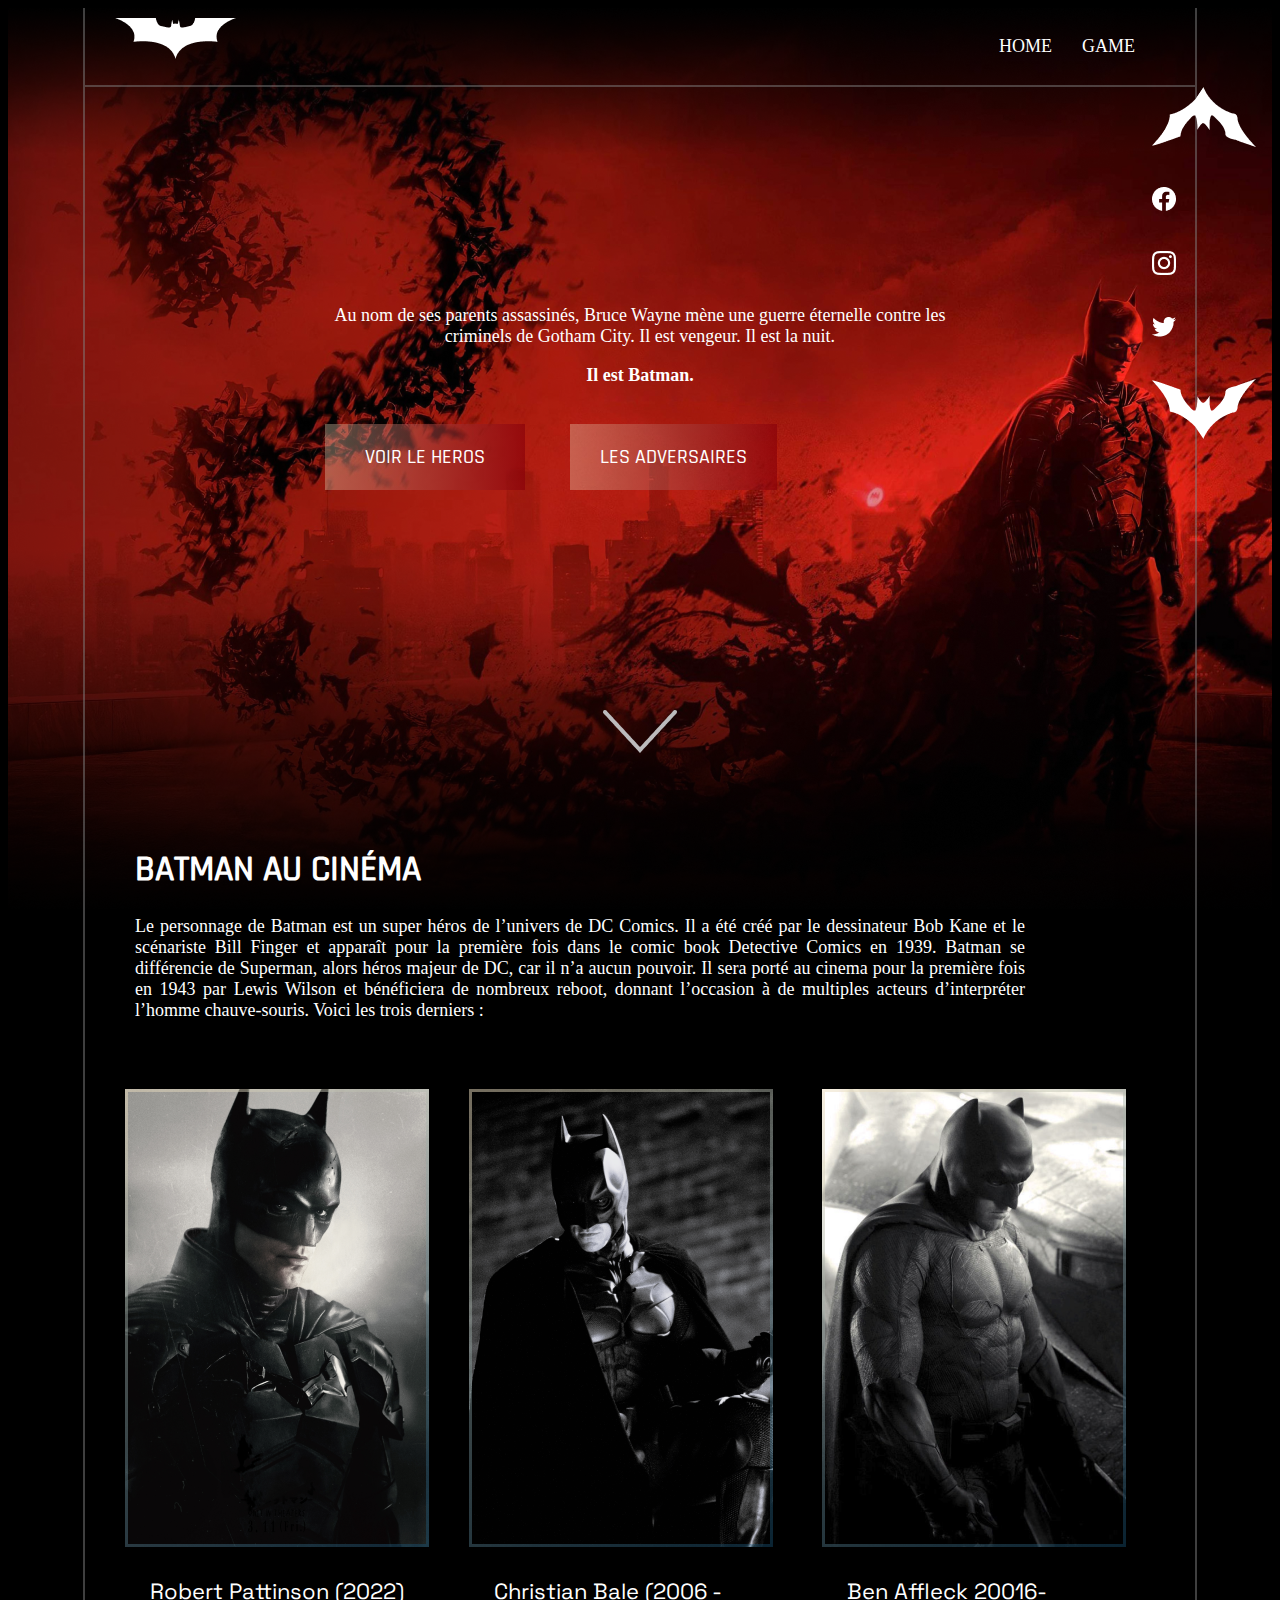
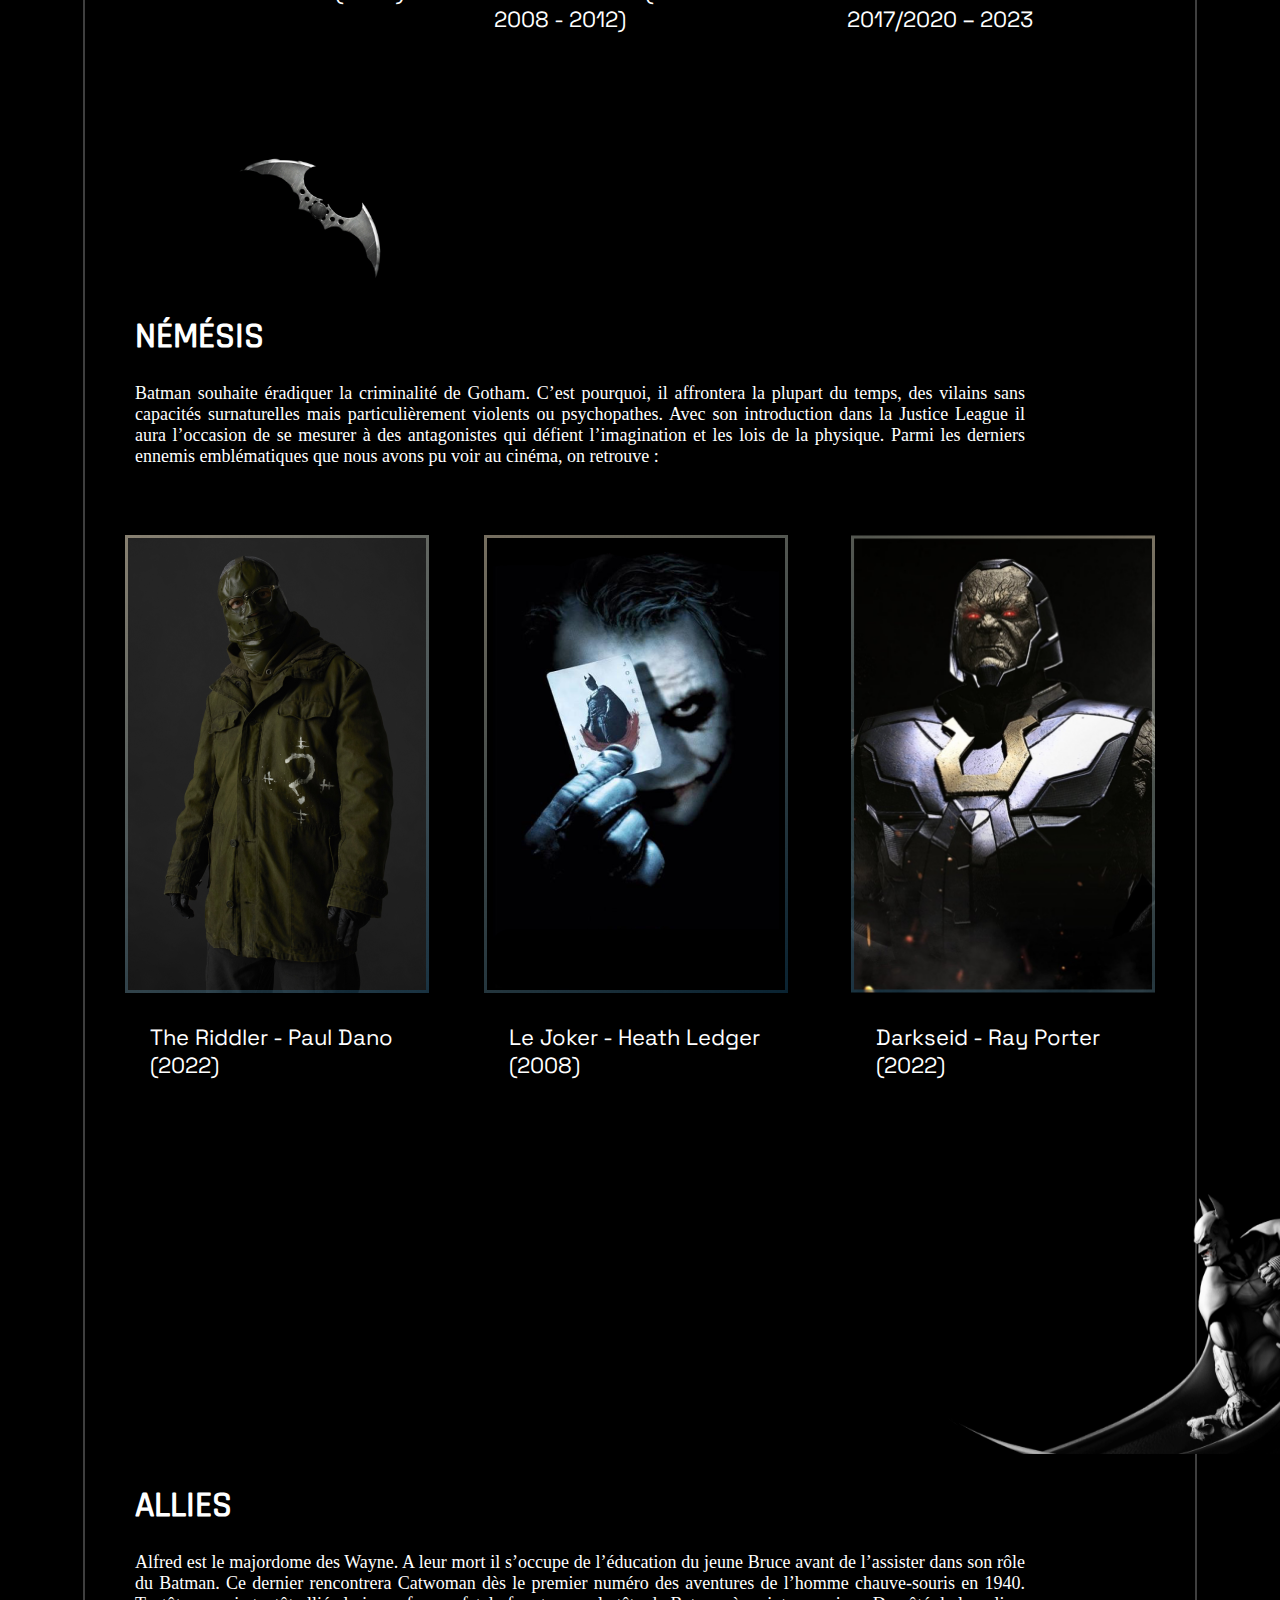
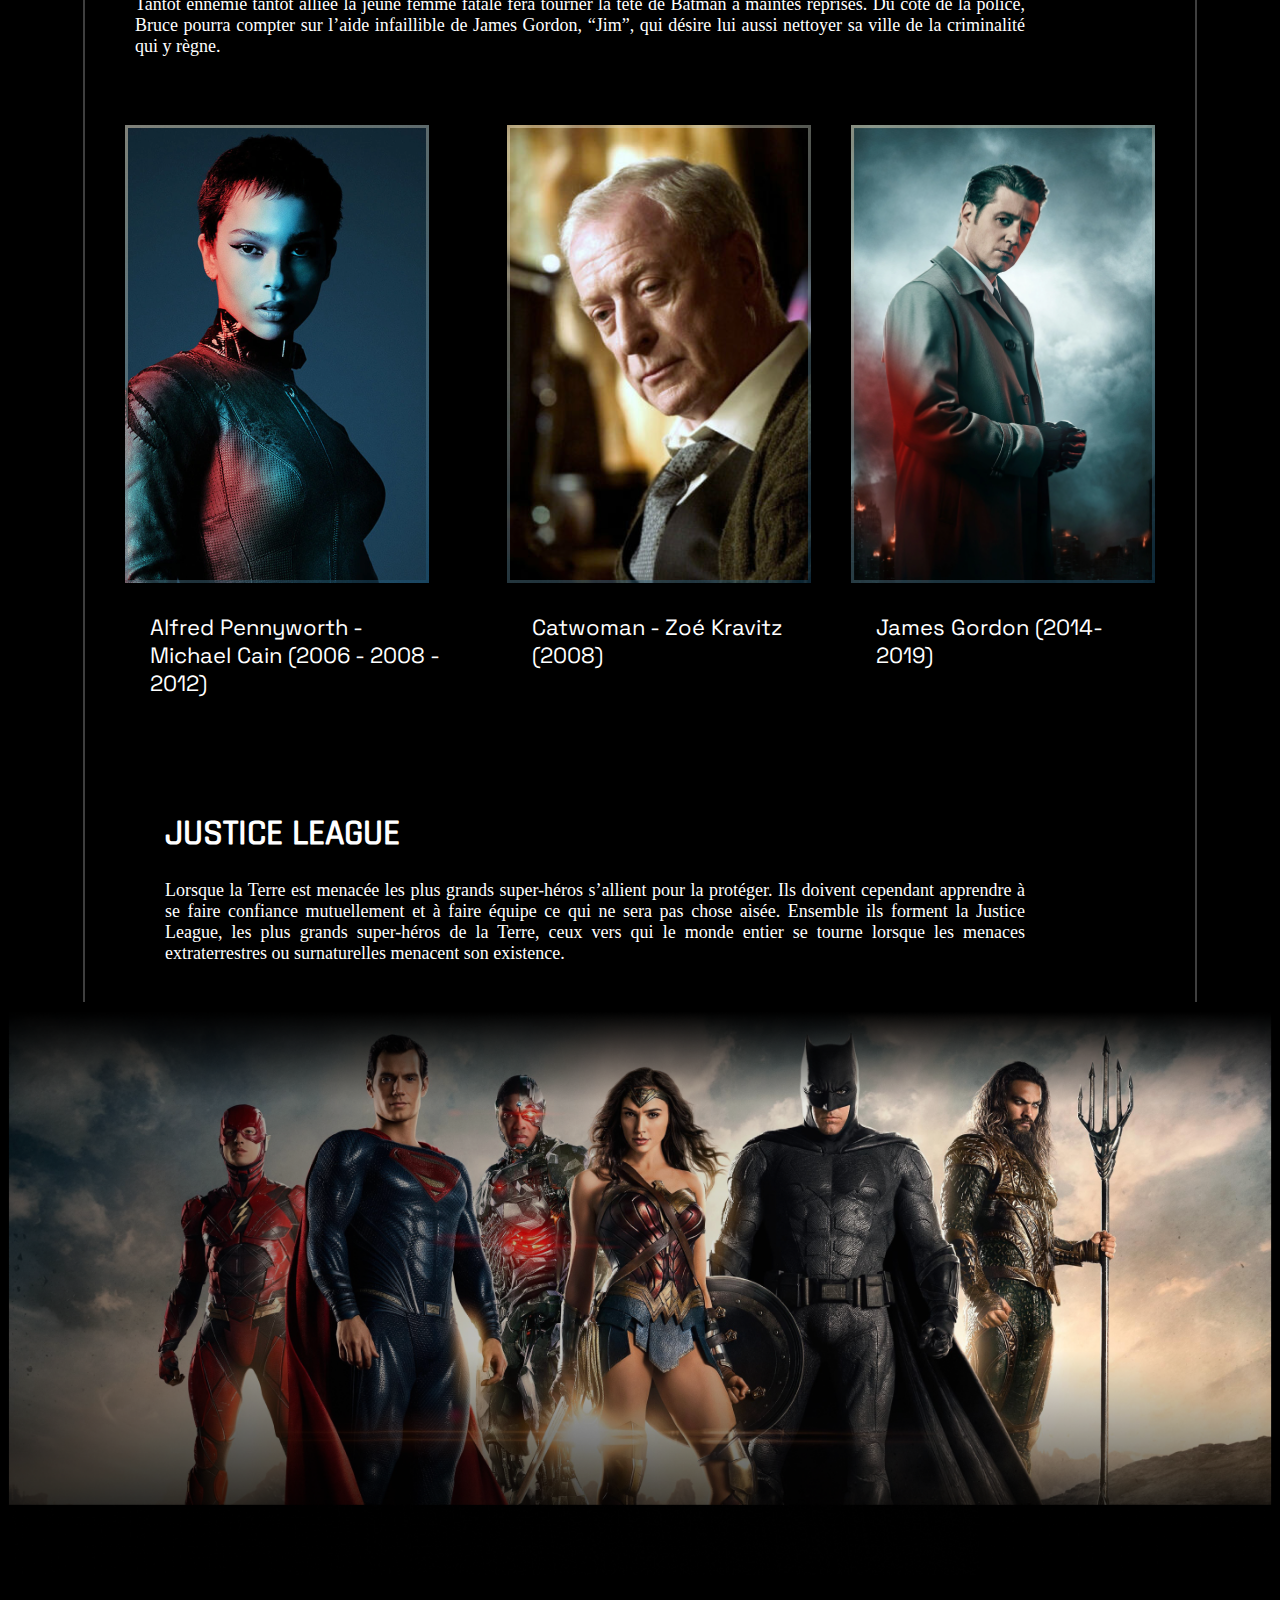
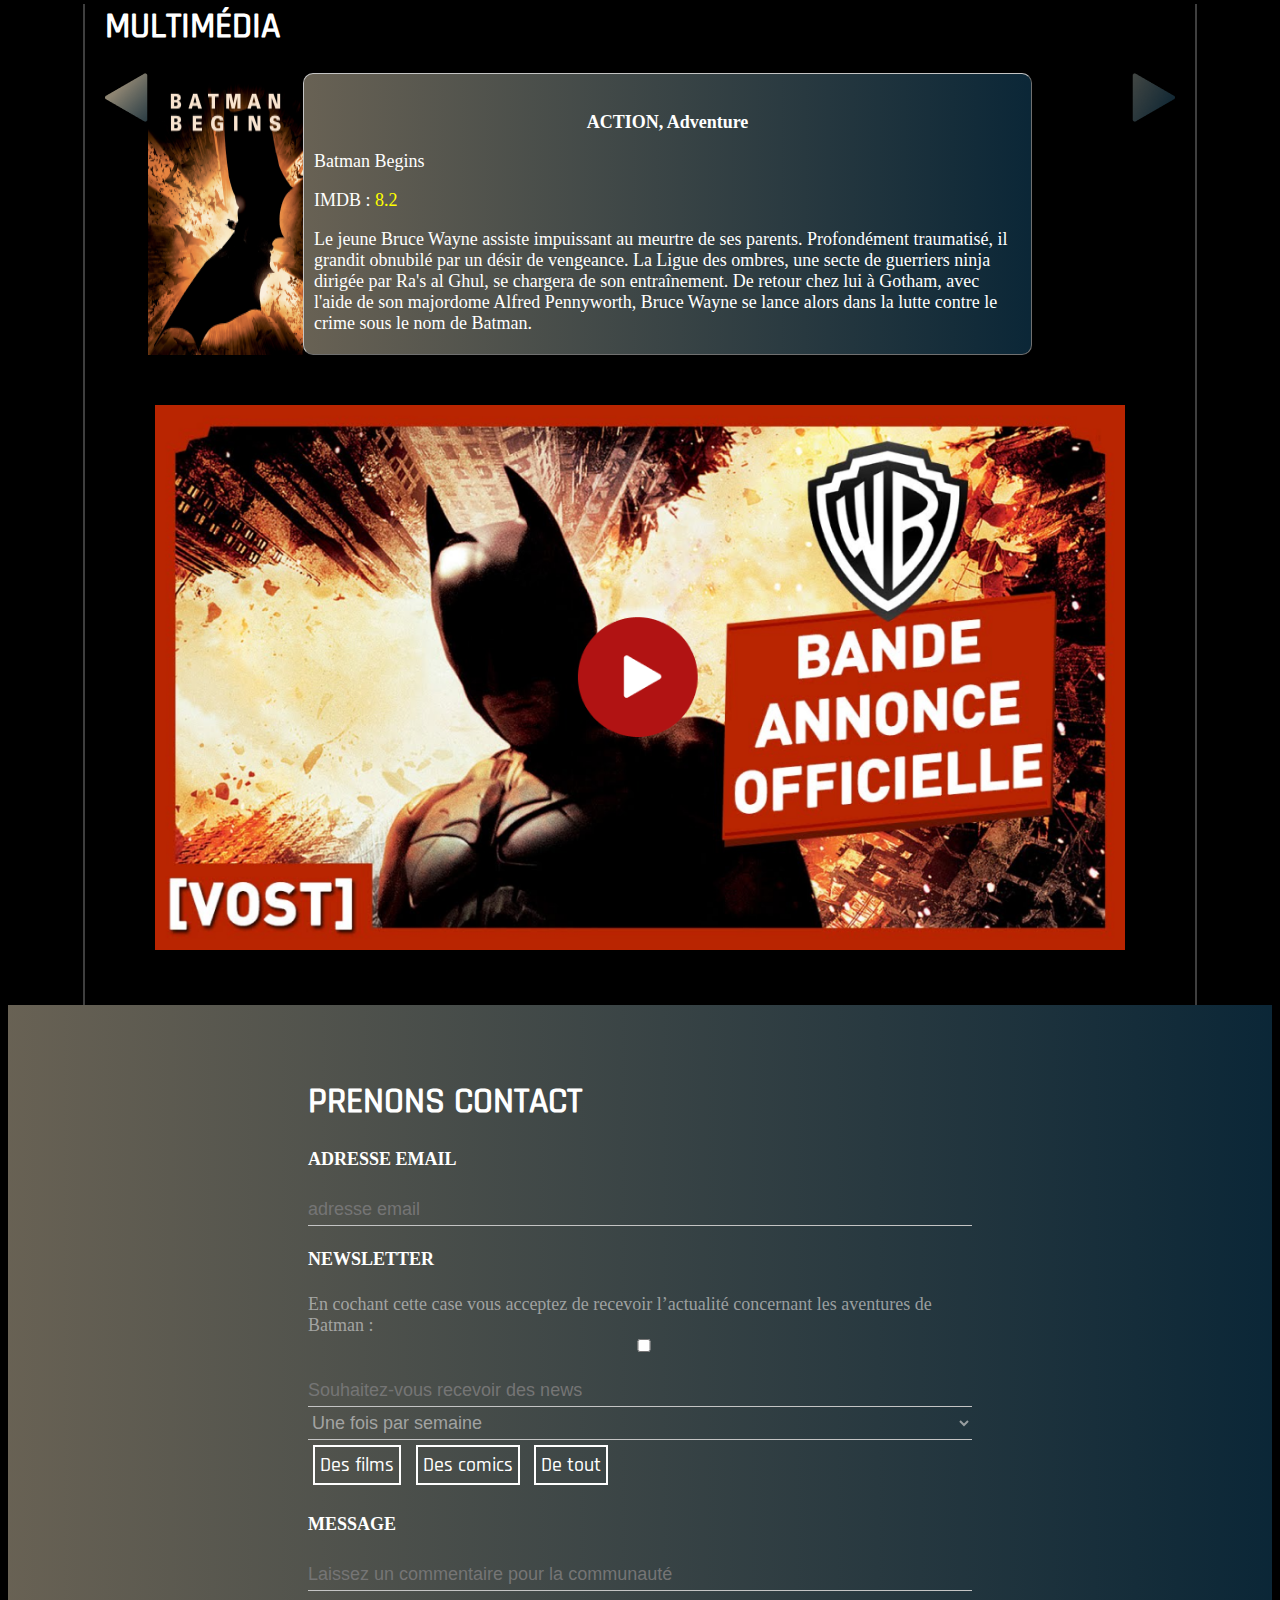
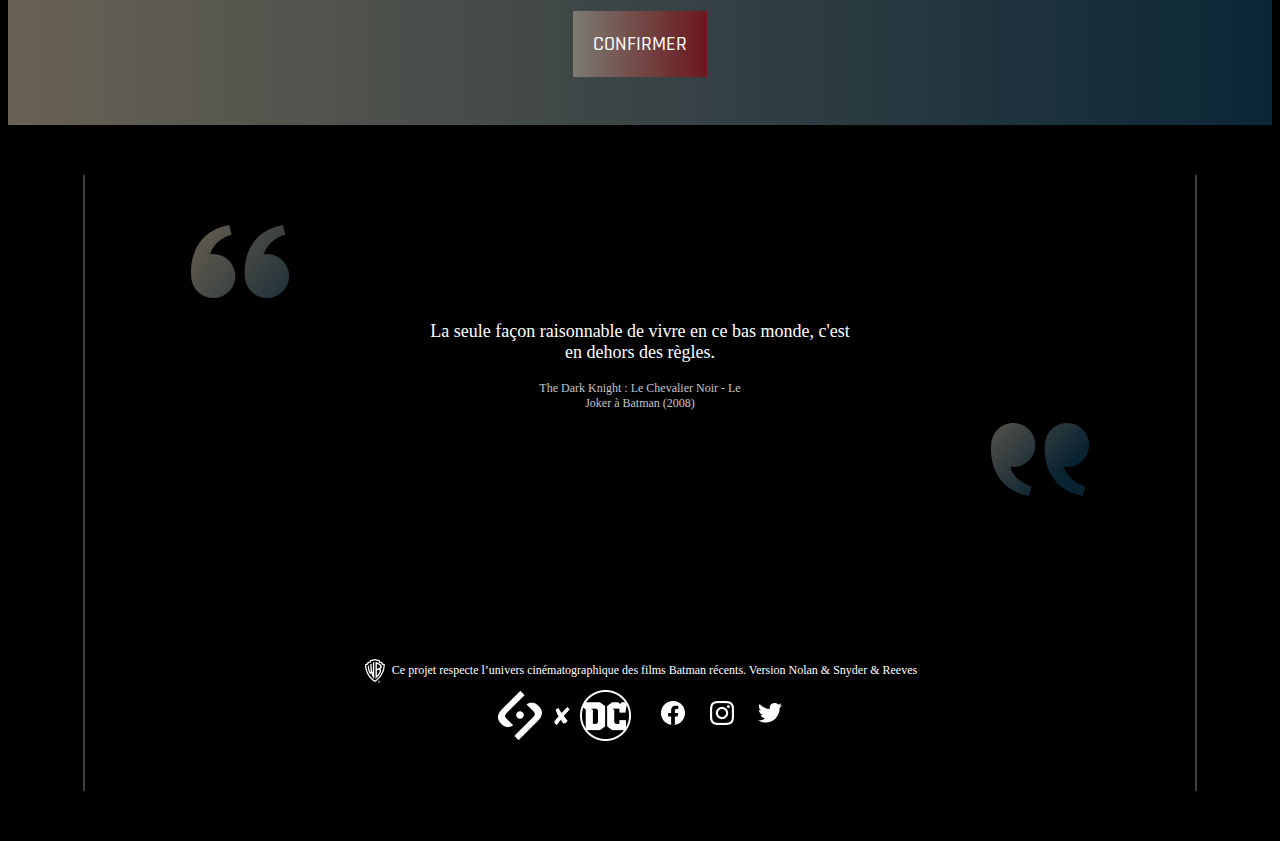
<file: index.html>
<!DOCTYPE html>
<html lang="en">
<head>
    <meta charset="UTF-8">
    <meta http-equiv="X-UA-Compatible" content="IE=edge">
    <meta name="viewport" content="width=device-width, initial-scale=1.0">
    <title>BATMAN2</title>
    <link rel="stylesheet" href="Style/style.css">
    <script defer src="Scripts/script.js"></script>

</head>
    <body>
        <div class="bc-img">
            <div class="container1">
                <nav>
                    <div class="logohome">
                        <img src="Logos/logohome.png" alt="">
                    
                    </div> 
                    <ul>
                        <li><a href="index.html">HOME</a></li>
                        <li><a href="pages/game.html">GAME</a></li>
                    </ul>
                    
                </nav>
            </div>
            <div class="container">
                <!-- premiere partie -->
                <div class="logo-left">
                    <img src="Logos/logo_bat_flèche.png" alt="">
                    <img src="Logos/icon_facebook.png" alt="">
                    <img src="Logos/icon_ig.png" alt="">
                    <img src="Logos/icon_tw.png" alt="">
                    <img src="Logos/logo_bat_flèche_2.png" alt="">
                </div>
                <div id="fade-element" class="part1 ">
                    <p>Au nom de ses parents assassinés, Bruce Wayne mène une guerre éternelle contre les criminels de Gotham City. Il est vengeur. Il est la nuit. </p>

                    <h3> <strong> Il est Batman. </strong></h3>
                    <button class="btn-1">VOIR LE HEROS</button>
                    <button class="btn-2">LES ADVERSAIRES</button>
                </div>

                <!-- deuxieme partie -->
                <div class = "fadeIn-element ">
                    <div class="fl_Down">
                        <img class="" src="Logos/flèche_down_header.png"  alt="">
                    </div>
                    <div   class = "part">
                        <h1>BATMAN AU CINÉMA</h1>
                        <p>Le personnage de Batman est un super héros de l’univers de DC Comics. Il a été créé par le dessinateur Bob Kane et le scénariste Bill Finger et apparaît pour la première fois dans le comic book Detective Comics en 1939. Batman se différencie de Superman, alors héros majeur de DC, car il n’a aucun pouvoir. Il sera porté au cinema pour la première fois en 1943 par Lewis Wilson et bénéficiera de nombreux reboot, donnant l’occasion à de multiples acteurs d’interpréter l’homme chauve-souris. Voici les trois derniers :</p>
                    </div>
                    
                    <div class="gal">
                        <div class="gallery">
                            <a target="_blank" href="Illustrations/Bathome2.png">
                                <img src="Illustrations/Bathome2.png" alt="portrait de batman de face">
                            </a>
                            <div class="desc">Robert Pattinson (2022)</div>
                        </div>
                          
                        <div class="gallery">
                            <a target="_blank" href="Illustrations/Bathome3.png">
                                <img src="Illustrations/Bathome3.png" alt="portrait de batman incliner">
                            </a>
                            <div class="desc">Christian Bale (2006 - 2008 - 2012)</div>
                        </div>
    
                        <div class="gallery">
                            <a target="_blank" href="Illustrations/Bathome4.png">
                                <img src="Illustrations/Bathome4.png" alt="portrait de batman regadant en bas">
                            </a>
                            <div class="desc">Ben Affleck 20016- 2017/2020 – 2023</div>
                        </div>
                    </div>
                    

                </div>

                <!-- troisieme partie -->

                <div  class = "fadeIn-element">
                    <div   class = "part">
                        <div class="bantome13">
                            <img src="Illustrations/Bathome13.png" width="20%" height="auto" alt="">
                        </div>
                        
                        <h1>NÉMÉSIS</h1>
                        <p>Batman souhaite éradiquer la criminalité de Gotham. C’est pourquoi, il affrontera la plupart du temps, des vilains sans capacités surnaturelles mais particulièrement violents ou psychopathes. Avec son introduction dans la Justice League il aura l’occasion de se mesurer à des antagonistes qui défient l’imagination et les lois de la physique. Parmi les derniers ennemis emblématiques que nous avons pu voir au cinéma, on retrouve :</p>
                    </div>
                      
                    <div class="gal">
                        <div class="gallery">
                            <a target="_blank" href="Illustrations/Bathome5.png">
                                <img src="Illustrations/Bathome5.png" alt="portrait de vilain dans batman">
                            </a>
                            <div class="desc">The Riddler - Paul Dano (2022)</div>
                        </div>
                          
                        <div class="gallery">
                            <a target="_blank" href="Illustrations/Bathome6.pn">
                                <img src="Illustrations/Bathome6.png" alt="portrait de joker">
                            </a>
                            <div class="desc">Le Joker - Heath Ledger (2008)</div>
                        </div>
    
                        <div class="gallery">
                            <a target="_blank" href="Illustrations/Bathome7.png">
                                <img src="Illustrations/Bathome7.png" alt="portrait de vilain dans batman">
                            </a>
                            <div class="desc">Darkseid - Ray Porter (2022)</div>
                        </div>
                    </div>
                    

                </div>

                <!-- quatrieme partie -->

                <div class = "fadeIn-element">
                    <div   class = "part">

                        <div class="bantome12">
                            <img src="Illustrations/Bathome12.png" width="40%" height="auto" alt="">
                        </div>

                        <h1>ALLIES</h1>
                        <p>Alfred est le majordome des Wayne. A leur mort il s’occupe de l’éducation du jeune Bruce avant de l’assister dans son rôle du Batman. Ce dernier rencontrera Catwoman dès le premier numéro des aventures de l’homme chauve-souris en 1940. Tantôt ennemie tantôt alliée la jeune femme fatale fera tourner la tête de Batman à maintes reprises. Du côté de la police, Bruce pourra compter sur l’aide infaillible de James Gordon, “Jim”, qui désire lui aussi nettoyer sa ville de la criminalité qui y règne.</p>
                    </div>

                    <div class="gal">
                        <div class="gallery">
                            <a target="_blank" href="Illustrations/Bathome8.png">
                                <img src="Illustrations/Bathome8.png" alt="portrait de alliée dans batman">
                            </a>
                            <div class="desc">Alfred Pennyworth - Michael Cain (2006 - 2008 - 2012)</div>
                        </div>
                          
                        <div class="gallery">
                            <a target="_blank" href="Illustrations/Bathome9.pn">
                                <img src="Illustrations/Bathome9.png" alt="portrait de alliée ">
                            </a>
                            <div class="desc">Catwoman - Zoé Kravitz (2008)</div>
                        </div>
    
                        <div class="gallery">
                            <a target="_blank" href="Illustrations/Bathome10.png">
                                <img src="Illustrations/Bathome10.png" alt="portrait de alliée dans batman">
                            </a>
                            <div class="desc">James Gordon (2014-2019)</div>
                        </div>
                    </div>

                    
                </div>

                <!-- cinquieme partie -->

                <div class = "fadeIn-element">
                    <div class="part2">
                        <h1>JUSTICE LEAGUE</h1>
                        <p>Lorsque la Terre est menacée les plus grands super-héros s’allient pour la protéger. Ils doivent cependant apprendre à se faire confiance mutuellement et à faire équipe ce qui ne sera pas chose aisée. Ensemble ils forment la Justice League, les plus grands super-héros de la Terre, ceux vers qui le monde entier se tourne lorsque les menaces extraterrestres ou surnaturelles menacent son existence.</p>
                    </div>
                    
                </div>
            </div>
            <div class = "fadeIn-element">
                <img class="JS_Ligue" src="Illustrations/Bathome11.png" alt="" width="100%">
            </div>
            <div class="container">
                <!-- sixieme partie -->

                <div class = "fadeIn-element ">
                    <h1>MULTIMÉDIA</h1>
                    
                    <div class="cadre">

                        <div class="centre">
                            <img src="Logos/icon_flèche_1.png" width="43" height="49px" alt="">
                            <img src="Illustrations/Bathome_ba1.png" alt="">

                            <div class="carousel">
                                <h3>ACTION, Adventure</h3>
                                <p>Batman Begins</p>
                                <p>IMDB : <span>8.2</span></p>
                                <div class="changeHidden">

                                    <div class="contenant">

                                        <div class="element">Le jeune Bruce Wayne assiste impuissant au meurtre de ses parents. Profondément traumatisé, il grandit obnubilé par un désir de vengeance. La Ligue des ombres, une secte de guerriers ninja dirigée par Ra's al Ghul, se chargera de son entraînement. De retour chez lui à Gotham, avec l'aide de son majordome Alfred Pennyworth, Bruce Wayne se lance alors dans la lutte contre le crime sous le nom de Batman.</div>
                                        <div class="element"></div>
                                        <div class="element"></div>
                                        

                                    </div>

                                </div>

                            </div>
                            <img src="Logos/icon_flèche_2.png" width="43" height="49px" alt="">
                
                        </div>


                    </div>

                    <div class="vid">
                        <img src="Illustrations/Bathome_ba2.png" width="100%" alt="">
                    </div>
                </div>
            </div>
                <div class="fadeIn-element Formulaire">
                    <div class="cont">
                        <h1>PRENONS CONTACT</h1>
                        <form action="">
                            <h4>ADRESSE EMAIL</h4>
                            <input type="text" placeholder = "adresse email" name="Adress">
                            <h4>NEWSLETTER</h4>
                            <p>En cochant cette case vous acceptez de recevoir l’actualité concernant les aventures de Batman : <input type="checkbox" name="" ></p>

                            <input type="text" placeholder = "Souhaitez-vous recevoir des news" name="news">

                            <select placeholder = "Choisissez la fréquence à laquelle vous souhaitez recevoir votre newsletter">
                                <option value="">Une fois par semaine</option>
                                <option value="">Une fois tous les 2 semaine (2fois par mois)</option>
                                <option value="">Une fois par mois</option>
                                <option value="">Une fois tous les trois mois </option>
                                <option value="">Une fois tout les six mois </option>
                                
                              </select>
                            <div class="M_btn">
                                <button>Des films</button>
                                <button>Des comics</button>
                                <button>De tout</button>
                            </div>

                            <h4>MESSAGE</h4>
                            <input type="text" placeholder = "Laissez un commentaire pour la communauté" name="Mess">
                            
                            <div class="conf_btn">
                                <button>CONFIRMER</button>
                            </div>
                            
                        </form>
                    </div>
                    
                </div>
            <div class="container">
                <div class="fadeIn-element Replique">
                    <div class="guillemets_1">
                        <img src="Logos/icon_guillemets_1.png" alt="">
                    </div>
                    <div class="rep">
                        <p>La seule façon raisonnable de vivre en ce bas monde, c'est en dehors des règles.</p>
                        <p>The Dark Knight : Le Chevalier Noir - Le Joker à Batman (2008)</p>
                    </div>
                    <div class="guillemets_2">
                        <img src="Logos/icon_guillemets_2.png" alt="">
                    </div>
                </div>
                <footer class ="fadeIn-element">
                    <div class="footer1">
                        <img src="Logos/icon_WB.png" alt="">
                        <p>Ce projet respecte l’univers cinématographique des films Batman récents. Version Nolan & Snyder & Reeves</p>
                    </div>
                    <div class="footer2">

                        <img src="Logos/logo_sayna_white.png" alt="">
                        <img src="Logos/icon_x.png" width="18px" height="18px" alt="">
                        <img src="Logos/icon_DC.png" alt="">
                        
                        <div class="p2">
                            <img class="Reseau_S" src="Logos/icon_facebook.png" alt="">
                            <img class="Reseau_S" src="Logos/icon_ig.png" alt="">
                            <img class="Reseau_S" src="Logos/icon_tw.png" alt="">
                        </div>
                        
                    </div>
                </footer>
            </div>
        </div>
        
    </body>
</html>
</file>
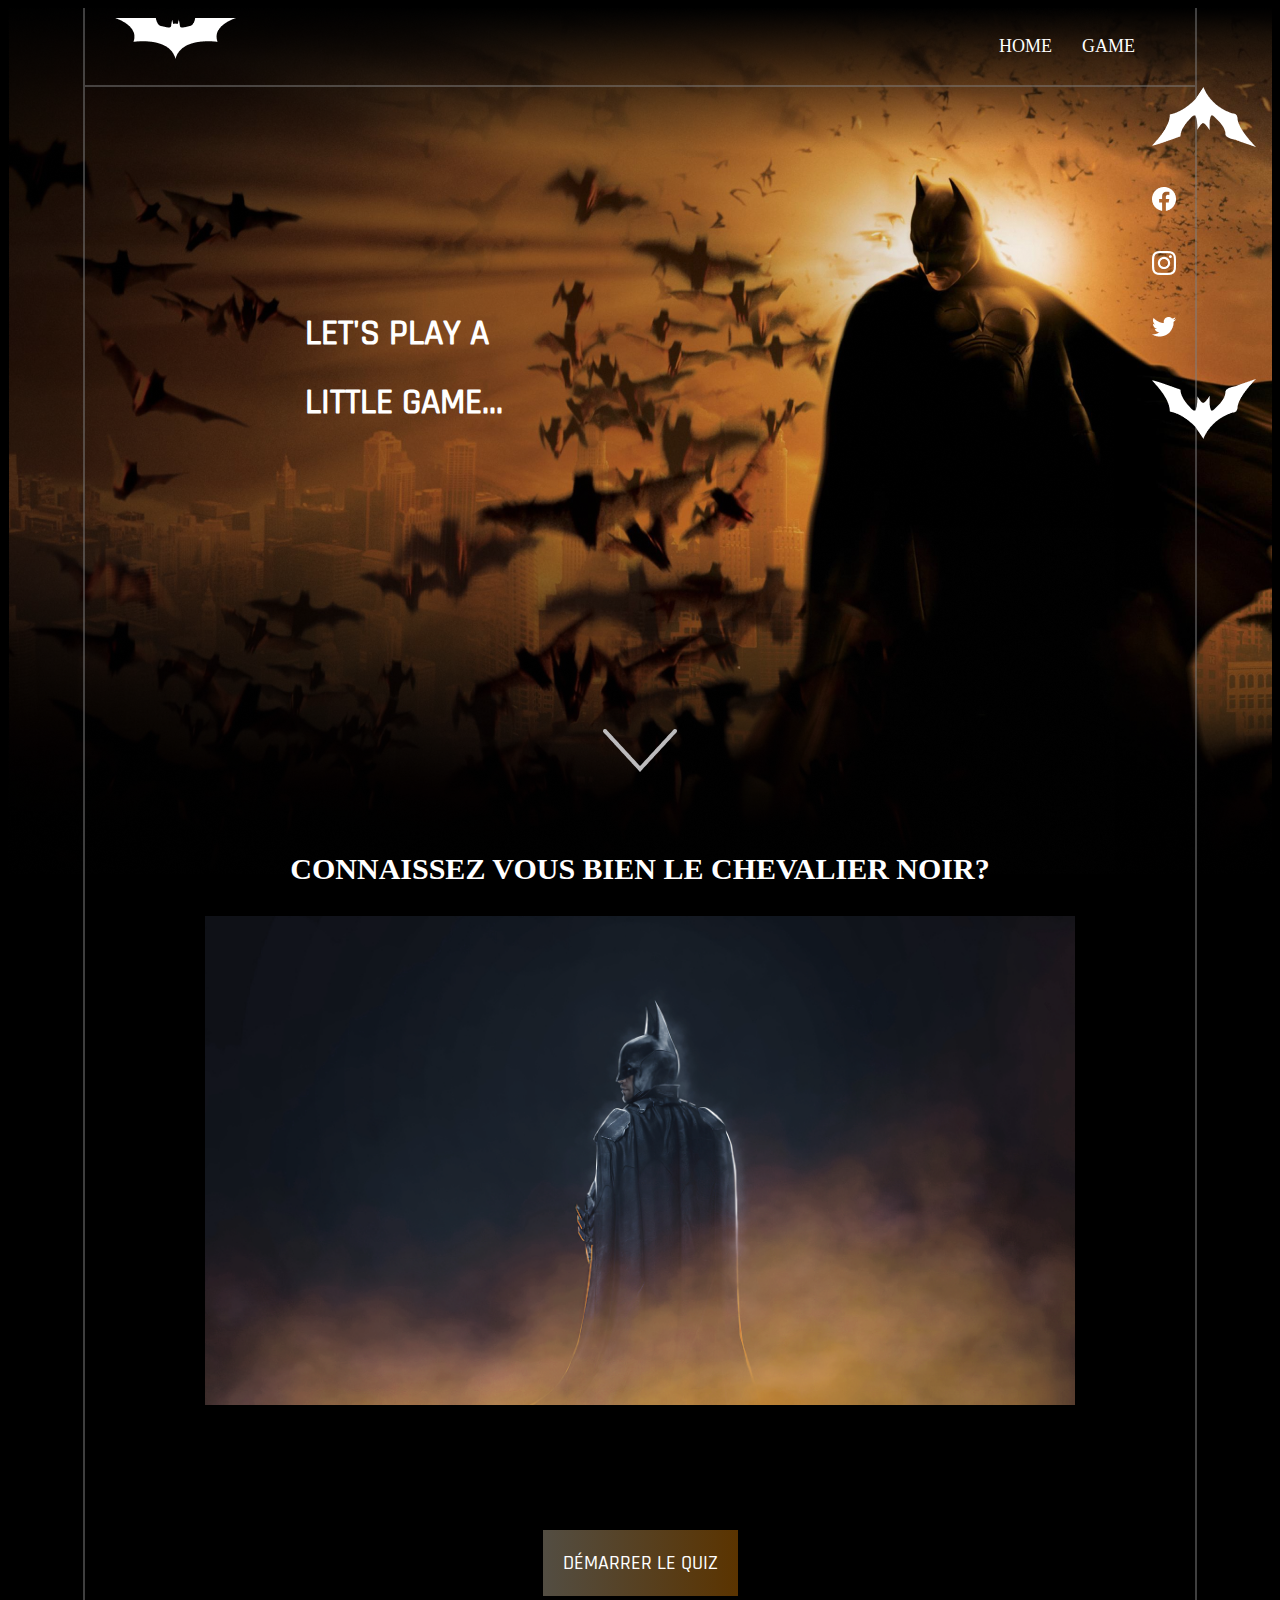
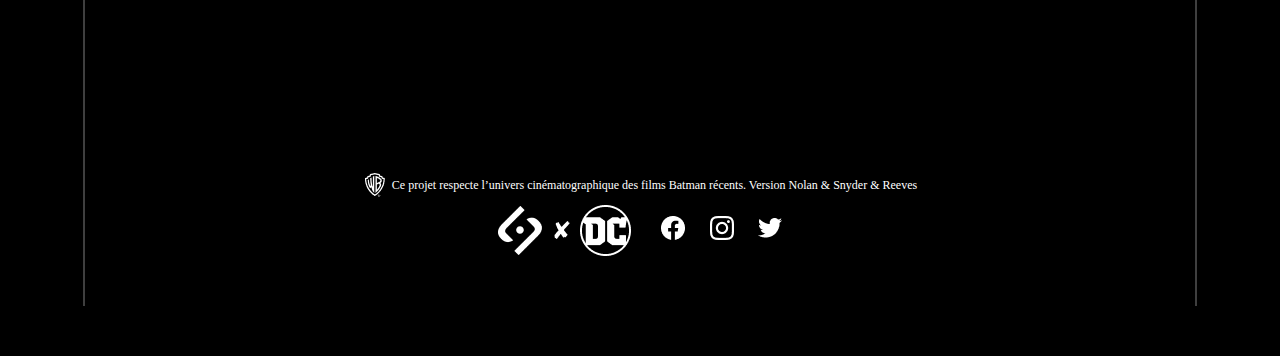
<file: pages/game.html>
<!DOCTYPE html>
<html lang="en">
<head>
    <meta charset="UTF-8">
    <meta http-equiv="X-UA-Compatible" content="IE=edge">
    <meta name="viewport" content="width=device-width, initial-scale=1.0">
    <title>BATGAME</title>
    <link rel="stylesheet" href="../Style/style.css">
    <link rel="stylesheet" href="../Style/style_bat2.css">
    <script defer src="../Scripts/script.js"></script>
    <script defer src="../Scripts/quiz.js"></script>
</head>
    <body>
        <div class="bc-img-game">
            <div class="container1">
                <nav>
                    <div class="logohome">
                        <img src="../Logos/logohome.png" alt="">
                    
                    </div> 
                    <ul>
                        <li><a href="../index.html">HOME</a></li>
                        <li><a href="game.html">GAME</a></li>
                    </ul>
                    
                </nav>
            </div>
        
        
            <div class="container">
                <div class="logo-left">
                    <img src="../Logos/logo_bat_flèche.png" alt="">
                    <img src="../Logos/icon_facebook.png" alt="">
                    <img src="../Logos/icon_ig.png" alt="">
                    <img src="../Logos/icon_tw.png" alt="">
                    <img src="../Logos/logo_bat_flèche_2.png" alt="">
                </div>
                <div id ="fade-element" class="part1">
                    <h1>LET'S PLAY A</h1>
                    <h1>LITTLE GAME...</h1>
                </div>
                <div class = "fadeIn-element quiz">
                    <div class="fl_Down">
                        <img class="" src="../Logos/flèche_down_header.png"  alt="">
                    </div>
                    <div class="start">
                        <h3>CONNAISSEZ VOUS BIEN LE CHEVALIER NOIR?</h3>
                        <div class="IMG">
                            <img src="../Illustrations/Batman2/Batgame_2.png" alt="" width="100%">
                        </div>
                        <div class="btn">
                            <button class="bt">DÉMARRER LE QUIZ</button>
                        </div>

                    </div>
                </div>
                <div id = "1" class = "fadeIn-element quiz1">
                    <div class="start">
                        <h3>1/15</h3>
                    </div>
                    <div class="corps">
                        <div class="img">
                            <img src="../Illustrations/Batman2/Batgame_3.png" width = "95%" alt="">
                        </div>
                        <div class="txt">
                            <h4></h4>
                            <div class="ans">

                            </div>
                            <div >
                                <button class = "bt">QUESTION SUIVANTE</button>
                            </div>
                        </div>
                        
                    </div>

                </div>

                <div id = "2" class = "fadeIn-element quiz2">
                    <div class="start">
                        <h3>2/15</h3>
                    </div>
                    <div class="corps">
                        <div class="img">
                            <img src="../Illustrations/Batman2/Batgame_4.png" width = "75%" alt="">
                        </div>
                        <div class="txt">
                            <h4>Quelle est l’ancienne profession de Harley Quinn ?</h4>
                            <div class="ans">
                                
                            </div>
                            <div >
                                <button class = "bt">QUESTION SUIVANTE</button>
                            </div>
                        </div>
                        
                    </div>

                </div>

                <div id = "3" class = "fadeIn-element quiz3">
                    <div class="start">
                        <h3>3/15</h3>
                    </div>
                    <div class="corps">
                        <div class="img">
                            <img class="Bat20" src="../Illustrations/Batman2/Batgame_5.png" width = "150%" alt="">
                        </div>
                        <div class="txt">
                            <h4>Quel est l’objet fétiche de Double Face ?</h4>
                            <div class="ans">

                            </div>
                            <div >
                                <button class = "bt">QUESTION SUIVANTE</button>
                            </div>
                        </div>
                        
                    </div>

                </div>

                <div id = "4" class = "fadeIn-element quiz4">
                    <div class="start">
                        <h3>4/15</h3>
                    </div>
                    <div class="corps">
                        <div class="img">
                            <img src="../Illustrations/Batman2/Batgame_6.png" width = "95%" alt="">
                        </div>
                        <div class="txt">
                            <h4>Qui a produit Batman en 1964?</h4>
                            <div class="ans">
                                
                            </div>
                            <div >
                                <button class = "bt">QUESTION SUIVANTE</button>
                            </div>
                        </div>
                        
                    </div>

                </div>

                <div id = "5" class = "fadeIn-element quiz5">
                    <div class="start">
                        <h3>5/15</h3>
                    </div>
                    <div class="corps">
                        <div class="img">
                            <img src="../Illustrations/Batman2/Batgame_7.png" width = "95%" alt="">
                        </div>
                        <div class="txt">
                            <h4>Batman c'est aussi le nom d'une ville en...</h4>
                            <div class="ans">
                                
                            </div>
                            <div >
                                <button class = "bt">QUESTION SUIVANTE</button>
                            </div>
                        </div>
                        
                    </div>

                </div>

                <div id = "6" class = "fadeIn-element quiz6">
                    <div class="start">
                        <h3>6/15</h3>
                    </div>
                    <div class="corps">
                        <div class="img">
                            <img src="../Illustrations/Batman2/Batgame_8.png" width = "75%" alt="">
                            <img src="../Illustrations/Batman2/Batgame_9.png" width = "100%" alt="">
                        </div>
                        <div class="txt">
                            <h4>Quel vilain apparaît pour la première fois dans le Batman 232?</h4>
                            <div class="ans">
                                
                            </div>
                            <div >
                                <button class = "bt">QUESTION SUIVANTE</button>
                            </div>
                        </div>
                        
                    </div>

                </div>

                <div id = "7" class = "fadeIn-element quiz7">
                    <div class="start">
                        <h3>7/15</h3>
                    </div>
                    <div class="corps">
                        <div class="img">
                            <img src="../Illustrations/Batman2/Batgame_10.png" width = "105%" alt="">
                            
                        </div>
                        <div class="txt">
                            <h4>Quelle ville Batman défend-il ?</h4>
                            <div class="ans">
                                
                            </div>
                            <div >
                                <button class = "bt">QUESTION SUIVANTE</button>
                            </div>
                        </div>
                        
                    </div>

                </div>

                <div id = "8" class = "fadeIn-element quiz8">
                    <div class="start">
                        <h3>8/15</h3>
                    </div>
                    <div class="corps">
                        <div class="img">
                            <img src="../Illustrations/Batman2/Batgame_11.png" width = "115%" alt="">
                            
                        </div>
                        <div class="txt">
                            <h4>Tim Burtin a réalisé deux Batman, qui jouait Batman ?</h4>
                            <div class="ans">
                                
                            </div>
                            <div >
                                <button class = "bt">QUESTION SUIVANTE</button>
                            </div>
                        </div>
                        
                    </div>

                </div>

                <div id = "9" class = "fadeIn-element quiz9">
                    <div class="start">
                        <h3>9/15</h3>
                    </div>
                    <div class="corps">
                        <div class="img">
                            <img src="../Illustrations/Batman2/Batgame_12.png" width = "95%" alt="">
                            <img src="../Illustrations/Batman2/Batgame_13-1.png" width = "95%" alt="">
                            
                        </div>
                        <div class="txt">
                            <h4>Dans son premier Batman (1989) Jack Nicholson jouait :</h4>
                            <div class="ans">
                                
                            </div>
                            <div class = "bt btn-flex">
                                <button>QUESTION SUIVANTE</button>
                                <img src="../Illustrations/Batman2/Batgame_13.png" width = "45%" alt="">
                                
                            </div>
                        </div>
                        
                    </div>

                </div>

                <div id = "10" class = "fadeIn-element quiz10">
                    <div class="start">
                        <h3>10/15</h3>
                    </div>
                    <div class="corps">
                        <div class="img">
                            <img src="../Illustrations/Batman2/Batgame_14.png" width = "85%" alt="">
                            
                        </div>
                        <div class="txt">
                            <div class="btn-flex">
                                <h4>Qui est Jonathan Crane ?</h4>
                                <img class="bat15" src="../Illustrations/Batman2/Batgame_15.png" width = "45%" alt="">
                            </div>
                            <div class="ans">
                                
                            </div>
                            <div class = "bt btn-flex">
                                <button>QUESTION SUIVANTE</button>
                            <img src="../Illustrations/Batman2/Batgame_16.png" width = "35%" alt="">

                            </div>
                        </div>
                        
                    </div>

                </div>

                <div id = "11" class = "fadeIn-element quiz11">
                    <div class="start">
                        <h3>11/15</h3>
                    </div>
                    <div class="corps">
                        <div class="img">
                            <img class="Bat17" src="../Illustrations/Batman2/Batgame_17.png" width = "286px" alt="">
                            
                        </div>
                        <div class="txt">
                            <h4>Qui est l’interprète de Catwoman dans le nouveau
                                Batman de Matt Reeves (2022) ?</h4>
                                <div class="ans">
                                
                                </div>
                            
                            <div >
                                <button class = "bt">QUESTION SUIVANTE</button>
                            </div>
                        </div>
                        
                    </div>

                </div>

                <div id = "12" class = "fadeIn-element quiz12">
                    <div class="start">
                        <h3>12/15</h3>
                    </div>
                    <div class="corps">
                        <div class="img">
                            <img src="../Illustrations/Batman2/Batgame_18.png" width = "95%" alt="">
                            
                        </div>
                        <div class="txt">
                            <h4>Quel est le prénom des parents du jeune Bruce Wayne ?</h4>
                            <div class="ans">
                                
                            </div>
                            <div class = "bt">
                                <button>QUESTION SUIVANTE</button>
                            </div>
                        </div>
                        
                    </div>

                </div>

                <div id = "13" class = "fadeIn-element quiz13">
                    <div class="start">
                        <h3>13/15</h3>
                    </div>
                    <div class="corps">
                        <div class="img">
                            <img src="../Illustrations/Batman2/Batgame_19.png" width = "95%" alt="">
                            
                        </div>
                        <div class="txt">
                            <h4>Qui interprète le Joker en 2008 ?</h4>
                            <div class="answer">
                                <input type="checkbox" class="checkbox" name="answer1">
                                <p>Heath Legder</p>
                            </div>
                            <div class="answer">
                                <input type="checkbox" class="checkbox" name="answer2">
                                <p>Heath Legder</p>
                            </div>
                            <div class="answer">
                                <input type="checkbox" class="checkbox" name="answer3">
                                <p>Heath Legder</p>
                            </div>
                            <div class = "bt">
                                <button>QUESTION SUIVANTE</button>
                            </div>
                        </div>
                        
                    </div>

                </div>

                <div id = "14" class = "fadeIn-element quiz14">
                    <div class="start">
                        <h3>14/15</h3>
                    </div>
                    <div class="corps">
                        <div class="img">
                            <img class="Bat20" src="../Illustrations/Batman2/Batgame_20.png" width = "135%" alt="">
                            
                        </div>
                        <div class="txt">
                            <h4>En quelle année Robin fait il sa première apparition ?</h4>
                            <div class="answer">
                                <input type="checkbox" class="checkbox" name="answer1">
                                <p>1940</p>
                            </div>
                            <div class="answer">
                                <input type="checkbox" class="checkbox" name="answer2">
                                <p>1939</p>
                            </div>
                            <div class="answer">
                                <input type="checkbox" class="checkbox" name="answer3">
                                <p>1941</p>
                            </div>
                            <div class = "bt">
                                <button>QUESTION SUIVANTE</button>
                            </div>
                        </div>
                        
                    </div>

                </div>

                <div id = "15" class = "fadeIn-element quiz15">
                    <div class="start">
                        <h3>15/15</h3>
                    </div>
                    <div class="corps">
                        <div class="img">
                            <img src="../Illustrations/Batman2/Batgame_21.png" width = "95%" alt="">
                            
                        </div>
                        <div class="txt">
                            <h4>Qui est la fille de Batman et Catwoman (Earth - 2) ?</h4>
                            <div class="answer">
                                <input type="checkbox" class="checkbox" name="answer1">
                                <p>Oracle</p>
                            </div>
                            <div class="answer">
                                <input type="checkbox" class="checkbox" name="answer2">
                                <p>untress</p>
                            </div>
                            <div class="answer">
                                <input type="checkbox" class="checkbox" name="answer3">
                                <p>Black Canary</p>
                            </div>
                            <div class = "bt">
                                <button>QUESTION SUIVANTE</button>
                            </div>
                        </div>
                        
                    </div>

                </div>

                <div class="popup fadeIn-element fadeOut-element">
                    <div class="popup-flex">
                        <div class="popup-container">
                            <h1>Lorem ipsum dolor sit amet consectetur.</h1>
                            <p>Lorem ipsum dolor sit amet consectetur adipisicing 
                                elit. Vitae eius sint officia, 
                                quod numquam consectetur est fuga soluta ullam ut.
                            </p>
                        </div>
                        <div class="pupup-btn btn">
                            <button>RECOMENCER LE QUIZ</button>
                        </div>
                    </div>
                </div>
                <footer class ="fadeIn-element">
                    <div class="footer1">
                        <img src="../Logos/icon_WB.png" alt="">
                        <p>Ce projet respecte l’univers cinématographique des films Batman récents. Version Nolan & Snyder & Reeves</p>
                    </div>
                    <div class="footer2">

                        <img src="../Logos/logo_sayna_white.png" alt="">
                        <img src="../Logos/icon_x.png" width="18px" height="18px" alt="">
                        <img src="../Logos/icon_DC.png" alt="">
                        
                        <div class="p2">
                            <img class="Reseau_S" src="../Logos/icon_facebook.png" alt="">
                            <img class="Reseau_S" src="../Logos/icon_ig.png" alt="">
                            <img class="Reseau_S" src="../Logos/icon_tw.png" alt="">
                        </div>
                        
                    </div>
                </footer>
            </div> 
        </div>
    </body>
</html>
</file>
<file: Style/style.css>
@font-face {
    font-family: "Space Grotesk";
    src: url("../Font/SpaceGrotesk-VariableFont_wght.ttf");
}

@font-face {
    font-family: 'Rajdhani';
    src: url("../Font/Rajdhani-Medium.ttf");
}

*{
    font-family: 'Space Grotesk' sans-serif;
    font-size:18px;
}

body {
    color : white;
    background-color: black;
    overflow-x: hidden;
    
}
.container1 {
    margin:0 75px;
    padding: 0 20px;
    border-left: 2px solid rgba(128, 128, 128, 0.493);
    border-right: 2px solid rgba(128, 128, 128, 0.493);
    border-bottom: 2px solid rgba(128, 128, 128, 0.493);
}
.container {
    margin:0 75px;
    padding: 0 20px 0 20px;
    border-left: 2px solid rgba(128, 128, 128, 0.493);
    border-right: 2px solid rgba(128, 128, 128, 0.493);
}
.logohome {
    
}

.logohome :hover {
    filter:hue-rotate(60deg);
}

nav{
    padding: 10px;
   display: flex;
   justify-content: space-between;
    
}

nav ul{
    display: flex;
    justify-content: space-evenly;

}

nav ul li{
    margin-right: 30px;
    list-style: none;
}

ul>li>a {
    color: white;
    text-decoration: none;
}

ul>li>a:hover{
    text-decoration: underline;
}

h1 {
    font-family: 'Rajdhani';
    font-style:normal;
    font-size: 36px;
}

button {
    
    font-family: 'Rajdhani';
    font-style:normal;
    font-size: 20px;
    background: linear-gradient(to right, #eddebf59, #890009a9);
    border: none;
    color: white;
}

.btn-1{
    margin: 20px;
    padding: 20px 40px;
}

.btn-2{
    margin: 20px;
    padding: 20px 30px;
}

button:hover,button:active {
    background:  linear-gradient(to right, #eddebf, #890009);
}


.bc-img{
    background-image: url("../Illustrations/Bathome1.png");
    background-repeat: no-repeat;
    width: 100%;
    height: auto;
}

.logo-left{
    position: fixed;
    display: grid;
    gap: 40px;
    left : 90%;

}

/*Faire un efect fade left*/
@keyframes fadeLeftAnimation {
    0% {
      opacity: 0;
      transform: translateX(-100%);
    }
    100% {
      opacity: 1;
      transform: translateX(0);
    }
  }
  
  .fade-left {
    animation: fadeLeftAnimation 5s;
  }
  
  /*Faire un efect fade in*/
@keyframes fadeInAnimation {
    0% {
      opacity: 0;
    }
    100% {
      opacity: 1;
    }
  }
  
  .fade-in {
    animation: fadeInAnimation 5s;
  }

  /*Faire un efect fade out*/
@keyframes fadeOutAnimation {
    0% {
      opacity: 1;
      visibility: 100%;
    }
    100% {
      opacity: 0;
    }
  }
  
  .fade-out {
    animation: fadeOutAnimation 5s;
  }
  
  
.part1{
    margin: 0px;
    padding: 200px;
    

}

.part1>p,h3{
    text-align: center;
    display: flex;
    justify-content: center;
    align-items: center;
}

.part{
    margin: 50px 50px 10px 15px;
    padding: 20px 100px 20px 15px;
    text-align:justify;
    float: none;
}

.bantome13 {
    padding-left: 100px;
}

.bantome12 {
    position: relative;
    left: 90%;
}

 .gal {
    display: flex;
    flex-direction: row;
    -ms-flex-direction: column;
}

.gallery {
    padding: 20px;
    
  }
  
.gallery:hover {
    padding-top: 25px;
  }
  
.gallery img {
    width: 304px;
    height: 458px;
  }
  
.desc {
    font-family: "Space Grotesk";
    font-size: 22px;
    margin: 20px;
    padding: 5px;
    text-align:left;
  }


.fl_Down{
    display: flex;
    justify-content: center;
}

.part2{
    margin: 15px 50px 10px 30px;
    padding: 30px 100px 20px 30px;
    text-align:justify;
}

.JS_Ligue {
    overflow: visible;
    overflow-x: auto;
} 

.centre {
    display: flex;
    flex-direction: row;
    justify-content: center;
}

.carousel {
    background: linear-gradient(to right, #eddebf70, #19587d70);
}

.carousel :hover {
    background: linear-gradient(to right, #eddebf, #19587d);;
}

.carousel {
    margin-right: 100px;
    padding: 20px 10px;
    border: 1px outset #C4C4C4;
    border-radius: 10px;
    
}



span {
    color: #FFFF00;
}

.vid {
    padding: 50px;
}
/*Carousel slide*

.cadre {
    position: absolute;
    top: 50%;
    left: 50%;
    width: 400px;
    height: 400px;
    margin-top: -200px;
    margin-left: -200px;
    border-radius: 2px;
    overflow: hidden;
    background: linear-gradient (to right,#eddebf,#19587D);
    color: white;
    font-family: 'Lato';
}


.centre {

    position: absolute;
    top: 50%;
    left: 0;
    right: 0;
    margin-top: -22.5px;

}


.carousel {
    position: relative;
    width: 100%;
    height: 45px;
    text-align: center;
    font-size: 30px;
    line-height: 45px;
}




.carousel .changeHidden {

    position: absolute;
    top: 0;
    left: 0%;
   
    height: 45px;
    overflow: hidden;

}


.carousel .changeHidden .contenant {

    position: relative;
    animation: carousel 8s ease-in-out infinite;

}


.carousel .changeHidden .element {
    display: block;
    font-weight: 700;
   
}


@keyframes carousel {
    0%, 20% {
        transform: translateY(0);
    }
    25%, 45% {
        transform: translateY(-45px);
    }
    50%, 70% {
        transform: translateY(-90px);
    }
    75%, 95% {
        transform: translateY(-135px);
    }
    100% {
        transform: translateY(-180px);
    }
}

/*Carousel slide*/

.Formulaire {
    background: linear-gradient(to right, #eddebf70, #19587d70);
    height: 720px;
}

.Formulaire>.cont {
    margin:0px 300px ;
    padding: 50px 0;
   

}

form >p{
    color: #c4c4c4bb;
}

.M_btn >button{
    margin: 5px;
    padding: 5px;
    background:none;
    border-style: solid ;
    border-width: 2px;
    border-color: linear-gradient(to right, #eddebf, #19587d);
}

input ,select{
    width: 100%;
    padding: 5px 0;
    background: none;
    border: none;
    color: #c4c4c4bb;
    border-bottom: 1px solid #c4c4c4;
}

input :active {
    border: none;
}


.conf_btn,.M-btn{
    display: flex;
    justify-content: center;
    align-items: center;
}

.conf_btn>button{
    text-align: center;
    margin: 20px;
    padding: 20px;
}

.Replique {
    display: flex;
    margin-top: 50px;
    padding: 50px 320px;
    flex-direction: column;
    justify-content: center;
    align-items: center;
    text-align: center;
}

.rep :last-child {
    padding: 0 100px;
    font-size: 12px;
    color: #C4C4C4;
}

.guillemets_1 {
    position: relative;
    right: 400px;
}

.guillemets_2 {
    position: relative;
    left: 400px;
}

footer {
    margin: 50px;
    padding: 50px;
}

.footer1,.footer2{
    display: flex;
    flex-direction: row;
    justify-content: center;
    align-items: center;
}

.footer1>img {
    padding-right: 5px;
}

.footer1 p {
    font-size: 12px;
}

.Reseau_S {
    width: 24px;
    height: 24px;
}

.footer2>img{
    padding-left: 10px;
}

.p2 {
    padding-left: 20px;
}

.p2>img {
    padding: 10px;
}
</file>
<file: Style/style_bat2.css>
*{
    font-family: 'Space Grotesk' sans-serif;
    font-size:18px;
}

.bc-img-game{
    background-image: url("../Illustrations/Batman2/Batgame_1.png");
    background-repeat: no-repeat;
    width: 100%;
    height: auto;
}

.IMG {
    margin:0 100px ;
}
.btn {
    display: flex;
    justify-content: center;
    margin: 50px;
}

.fl_Down {
    margin: 80px;
}

h3{
    font-size: 30px;
}

button {
    padding: 20px;
    font-family: 'Rajdhani';
    font-style:normal;
    font-size: 20px;
    background: linear-gradient(to right, #eddebf59, #894e00a9);
    border: none;
    color: white;
}

button:hover{
    background: linear-gradient(to right, #eddebf, #894e00);
}

.quiz1,.quiz2,.quiz3,.quiz4,.quiz5,.quiz6,.quiz7,.quiz8,.quiz9,.quiz10,.quiz11,.quiz12,.quiz13,.quiz14,.quiz15{
    margin: 200px 150px 0 ;
}
/* Masquer tout les questionnaires */
.quiz1,.quiz2,.quiz3,.quiz4,.quiz5,.quiz6,.quiz7,.quiz8,.quiz9,.quiz10,.quiz11,.quiz12,.quiz13,.quiz14,.quiz15{
    display: none;
}

/*efect fad in */



.corps {
    display: flex;
    padding: 20px;

    /*justify-content: space-evenly;*/
}

.img {
    width: 230px;
}

.img img {
    margin-top: 20px;
}

.txt {
    padding:  0 20px;
    margin-right: 50px;

}

.answer{
    display: flex;
    width: 100%;
    margin: 10px 0;
    padding-right: 70px;
    background: #c1c1c18d;
}

.checkbox {
    width: 8%;
}

.answer p {
    margin: 0;
    padding: 8px 0;
    padding-left: 10px;
}

.bt {
    margin: 70px 0;
}

.bt button{
    margin: 105px 0;
}

.bt img{
    padding: 0  0 0 25px;
}

.btn-flex {
    display: flex;
}
.txt>.btn-flex{
    margin-top: 50px;
}
.bat15{
    margin-top: -150px;
    margin-left: 35px;
}

.quiz10 .answer{
    padding-right: 0px;
}

.Bat17{
    margin-top: 50px;
    margin-left: -80px;
}

.Bat20{
    margin-top: 40px;
    margin-left: -70px;
}

@media screen and (max-width : 720px) {
    
    .IMG {
        margin:0 40px ;
    }

    .corps>.img,.corps img{
        display: none;
    }

    .quiz1,.quiz2,.quiz3,.quiz4,.quiz5,.quiz6,.quiz7,.quiz8,.quiz9,.quiz10,.quiz11,.quiz12,.quiz13,.quiz14,.quiz15{
        margin: 0 50px;
    }

}

@media screen and (max-width : 580px) {
    
    .IMG {
        margin:0 10px ;
    }

    .corps>.img,.corps img{
        display: none;
    }

    .quiz1,.quiz2,.quiz3,.quiz4,.quiz5,.quiz6,.quiz7,.quiz8,.quiz9,.quiz10,.quiz11,.quiz12,.quiz13,.quiz14,.quiz15{
        margin: 0;
    }

}

/*Style du popup*/

.popup {
    display: none;
    position: fixed;
    top: 0;
    left: 0;
    margin: 100px;
}

.popup-flex {
    
    display: flex;
    flex-direction: column;
    justify-content: center;
    align-items: center;
    border-radius: 15px;
    border: 1px solid #eddebf;
    background: linear-gradient(to right, #1c1b18fa, #894e00);
}

.popup-container {
    max-width: 70%;
    max-height: 70%;
    
}
</file>
